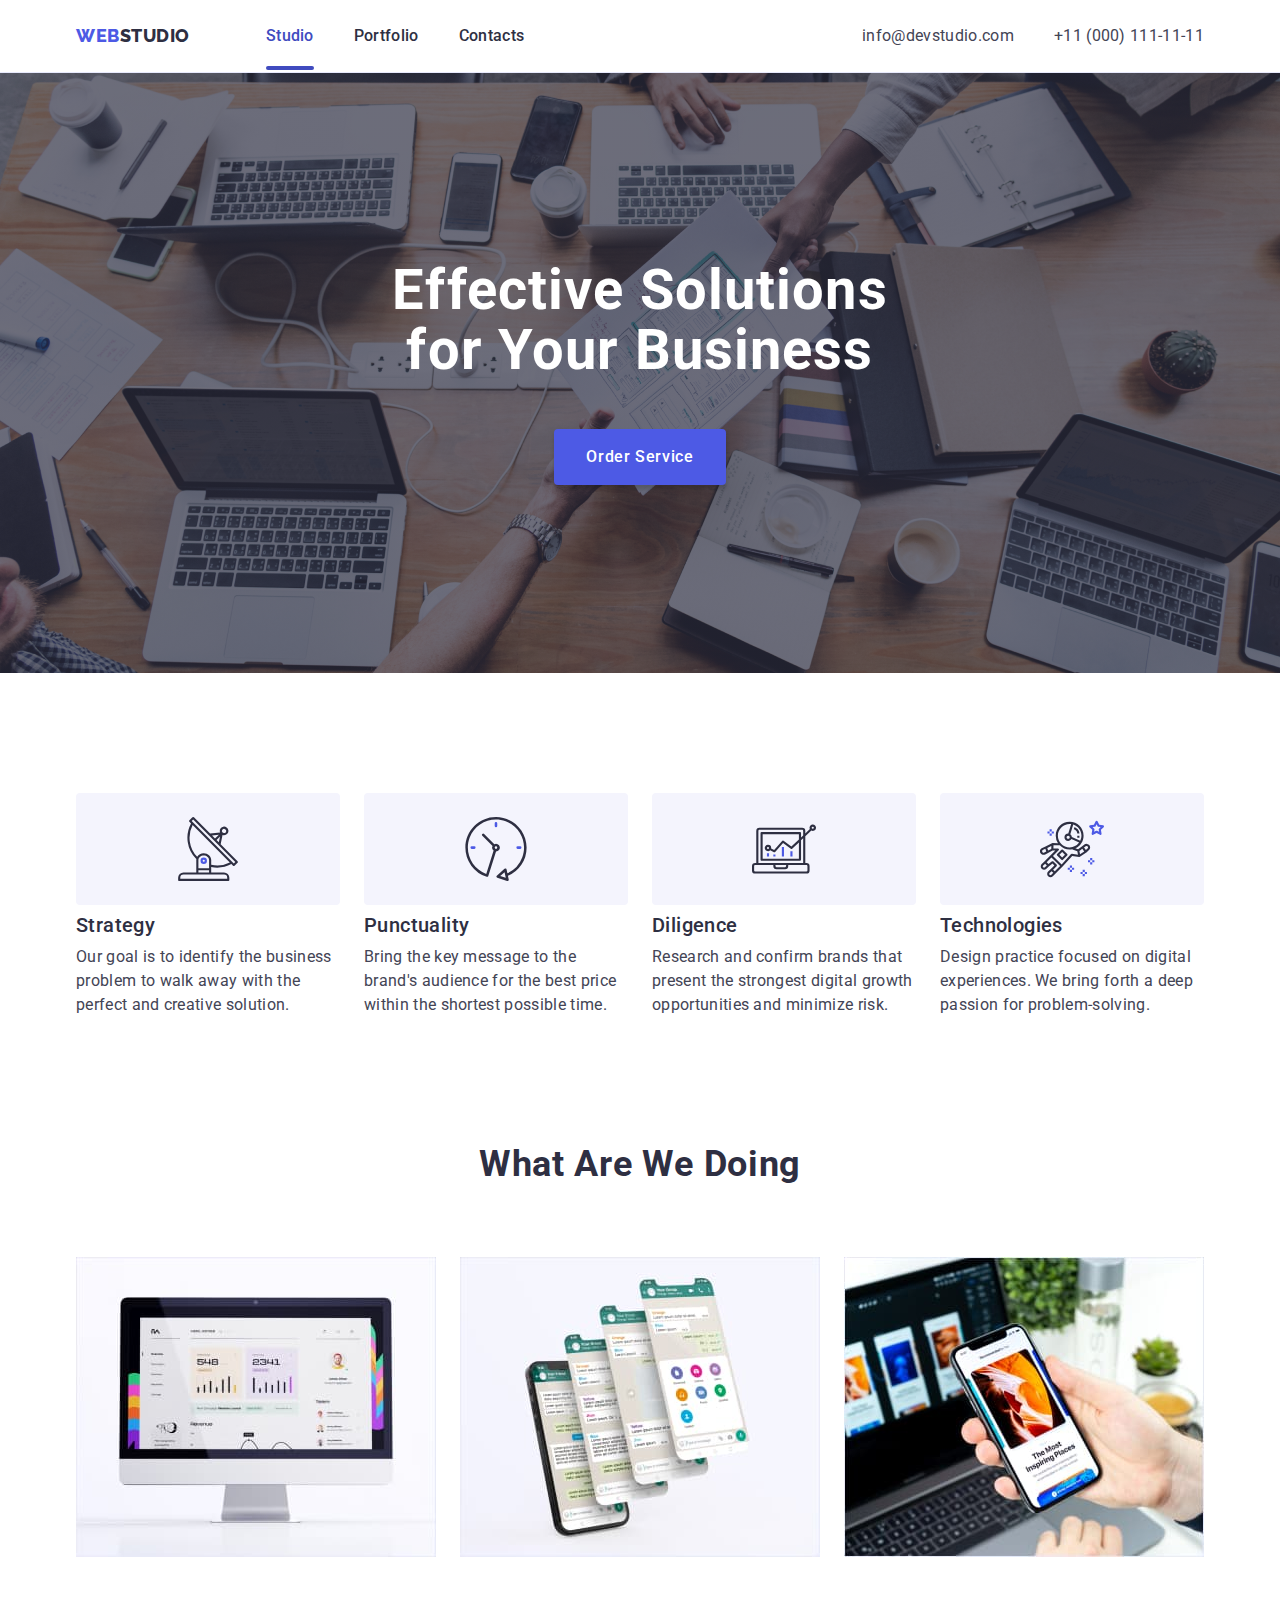
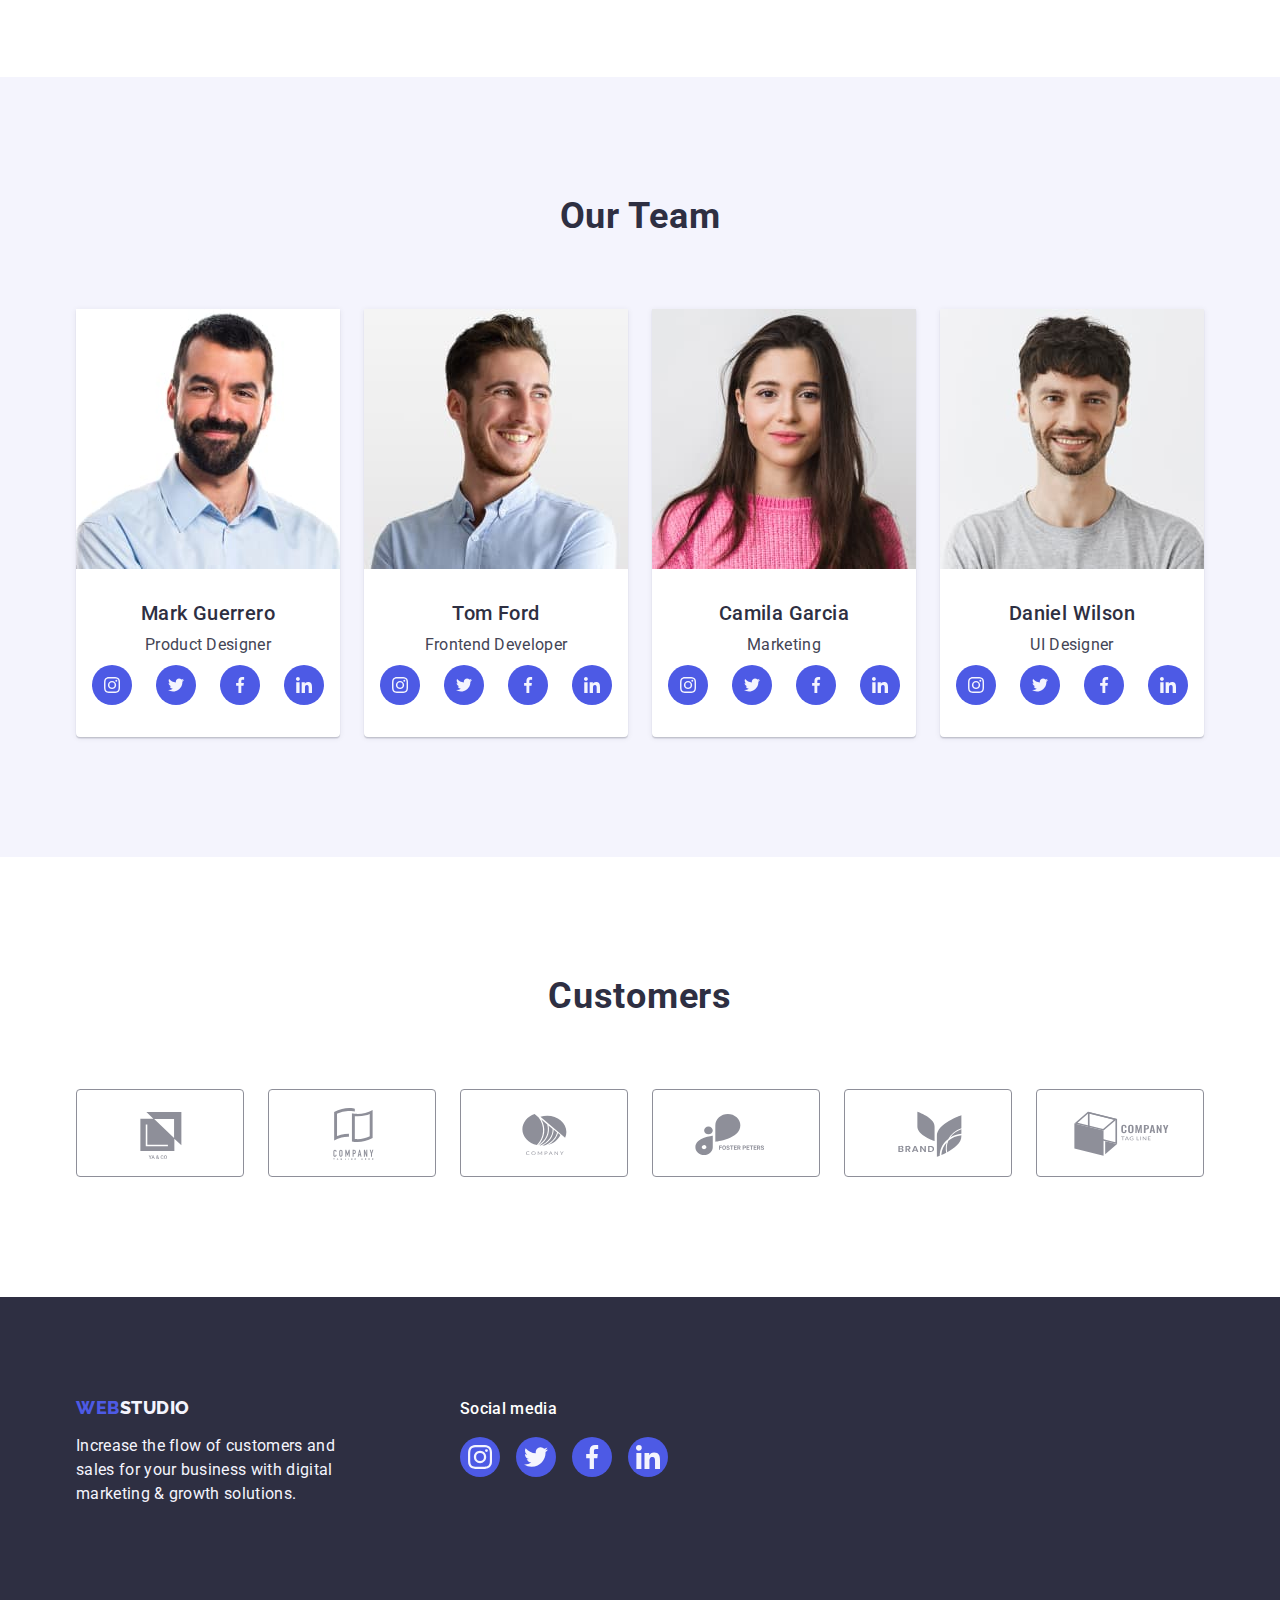
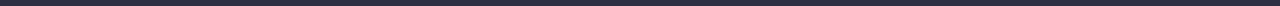
<file: index.html>
<!DOCTYPE html>
<html lang="en">
<head>
	<meta charset="UTF-8">
	<meta http-equiv="X-UA-Compatible" content="IE=edge">
	<meta name="viewport" content="width=device-width, initial-scale=1.0">
	<title>studio</title>
	<link rel="preconnect" href="https://fonts.googleapis.com">
<link rel="preconnect" href="https://fonts.gstatic.com" crossorigin>
<link href="https://fonts.googleapis.com/css2?family=Raleway:wght@700;800&family=Roboto:wght@400;500;700&display=swap" rel="stylesheet">
<link rel="stylesheet" href="https://cdn.jsdelivr.net/npm/modern-normalize@1.1.0/modern-normalize.min.css">
<link rel="stylesheet" href="./css/style.css">
</head>
<body>
	<header class="page-header-content">
		<div class="container page-header-conteiner">
<!-- ==================MENUNAV================================== -->
		<nav class="page-nav">
		<a class="logo link" href="./index.html">Web<span class="header-logo">Studio</span></a>
		<ul class="menu-item-list list">
			<li class="menu-item">
				<a class="menu-link current link" href="./index.html">Studio</a>
			</li>
			<li class="menu-item">
				<a class="menu-link link" href="./portfolio.html">Portfolio</a>
			</li>
			<li class="menu-item">
				<a class="menu-link link" href="">Contacts</a>
			</li>
		</ul>
		</nav>
<!--==========ADDRESS-INFORM=============================== -->
	<address class="address">
			<ul class="address-list list">
				<li class="menu-contacts email-contacts">
					<a class="contacts-information-link link" href="mailto:info@devstudio.com">info@devstudio.com</a>
				</li>
				<li class="menu-contacts">
					<a class="contacts-information-link link" href="tel:+110001111111">+11 (000) 111-11-11</a>
				</li>
			</ul>
	</address>
	</div>
	</header>
<!-- ===============MENUNAV================================== -->
<!-- ===============HERO=================================== -->
	<main>
		<section class="hero">
			<div class="container hero-conteiner">
			<h1 class="main-title">Effective Solutions for Your Business</h1>
			<button class="hero-button color-btn" type="button" data-modal-open>Order Service</button>
		</div>
		</section>
<!-- ==============HERO=================================== -->

<!-- =============ABOUT==================================== -->

		<section class="about-section">
			<div class="container">
			<h2 class="hidden-header" hidden>about</h2>
			<ul class="list-about list">
				<li class="menu-discription-about">
					<div class="icon-container-about">
					<svg class="icon-discription-about" width="64" height="64" aria-label="іконка-антени">
						<use href="./images/icons.svg#icon-antenna"></use>
					</svg>
				   </div>
					<h3 class="priority-about">Strategy</h3>
					<p class="detail-about">Our goal is to identify the business problem to walk away with the perfect and creative solution. </p>
				</li>
				<li class="menu-discription-about">
					<div class="icon-container-about">
					<svg class="icon-discription-about" width="64" height="64" aria-label="іконка-годинник">
						<use href="./images/icons.svg#icon-clock"></use>
					</svg>
				   </div>
					<h3 class="priority-about">Punctuality</h3>
					<p class="detail-about">Bring the key message to the brand's audience for the best price within the shortest possible time.</p>
				</li>
				<li class="menu-discription-about">
					<div class="icon-container-about">
					<svg class="icon-discription-about" width="64" height="64" aria-label="іконка-діаграмма">
						<use href="./images/icons.svg#icon-diagram"></use>
					</svg>
				   </div>
					<h3 class="priority-about">Diligence</h3>
					<p class="detail-about">Research and confirm brands that present the strongest digital growth opportunities and minimize risk.</p>
				</li>
				<li class="menu-discription-about">
					<div class="icon-container-about">
					<svg class="icon-discription-about" width="64" height="64" aria-label="іконка-астронавт">
						<use href="./images/icons.svg#icon-astronaut"></use>
					</svg>
				   </div>
					<h3 class="priority-about">Technologies</h3>
					<p class="detail-about">Design practice focused on digital experiences. We bring forth a deep passion for problem-solving.</p>
				</li>
			</ul>
		</div>
			</section>
<!-- ==============ABOUT========================================= -->
<!--===============WORK========================================= -->

			<section class="section-work">
				<div class="container">
				<h2 class="subtitle-work">What are we doing</h2>
				<ul class="menu-work-list list">
					<li class="galary-work-list list">
						<img src="./images/works/computer1.jpg" alt="computer1" width="360">
					</li>
					<li class="galary-work-list list">
						<img src="./images/works/pages2.jpg" alt="pages2" width="360">
					</li>
					<li class="galary-work-list list">
						<img src="./images/works/phone3.jpg" alt="phone3" width="360">
					</li>
				</ul>
			</div>
			</section>
		
<!-- ===============WORK============================================== -->
<!-- ==============TEAM=============================================== -->
<section class="ourteam-section">
	<div class="container">
		<h2 class="subtitle-ourteam">Our Team</h2>
			<ul class="menu-ourteam list"> 
				<li class="galary-ourteam list">
					<img src="./images/team/mark-guerrero.jpg" alt="mark-guerrero" width="264">
					<div class="emploer-conteiner">
					<h3 class="emploer">Mark Guerrero</h3>
					<p class="position-emploer">Product Designer</p>
					<ul class="social-item-list">
						<li class="social-menu-list list">
							<a href="#" class="social-list-link">
								<svg class="social-list-icon" width="16" height="16" aria-label="іконка-інстаграм">
									<use href="./images/icons.svg#icon-instagram"></use>
								</svg>
							</a>
						</li>
						<li class="social-menu-list list">
							<a href="#" class="social-list-link">
								<svg class="social-list-icon" width="16" height="16" aria-label="іконка-твітер">
									<use href="./images/icons.svg#icon-twitter"></use>
								</svg>
							</a>
						</li>
						<li class="social-menu-list list">
							<a href="#" class="social-list-link">
								<svg class="social-list-icon" width="16" height="16" aria-label="іконка-фейсбук">
									<use href="./images/icons.svg#icon-facebook"></use>
								</svg>
							</a>
						</li>
						<li class="social-menu-list list">
							<a href="#" class="social-list-link">
								<svg class="social-list-icon" width="16" height="16" aria-label="іконка-лінкедин">
									<use href="./images/icons.svg#icon-linkedin"></use>
								</svg>
							</a>
						</li>
					</ul>
				</div>
				</li>
				<li class="galary-ourteam list">
					<img src="./images/team/tom-ford.jpg" alt="tom-ford" width="264">
					<div class="emploer-conteiner">
					<h3 class="emploer">Tom Ford</h3>
					<p class="position-emploer">Frontend Developer</p>
					<ul class="social-item-list">
						<li class="social-menu-list list">
							<a href="#" class="social-list-link">
								<svg class="social-list-icon" width="16" height="16" aria-label="іконка-інстаграм">
									<use href="./images/icons.svg#icon-instagram"></use>
								</svg>
							</a>
						</li>
						<li class="social-menu-list list">
							<a href="#" class="social-list-link">
								<svg class="social-list-icon" width="16" height="16" aria-label="іконка-твітер">
									<use href="./images/icons.svg#icon-twitter"></use>
								</svg>
							</a>
						</li>
						<li class="social-menu-list list">
							<a href="#" class="social-list-link">
								<svg class="social-list-icon" width="16" height="16" aria-label="іконка-фейсбук">
									<use href="./images/icons.svg#icon-facebook"></use>
								</svg>
							</a>
						</li>
						<li class="social-menu-list list">
							<a href="#" class="social-list-link">
								<svg class="social-list-icon" width="16" height="16" aria-label="іконка-лінкедин">
									<use href="./images/icons.svg#icon-linkedin"></use>
								</svg>
							</a>
						</li>
					</ul>
				</div>
				</li>
				<li class="galary-ourteam list">
					<img src="./images/team/camila-garcia.jpg" alt="camila-garcia" width="264">
					<div class="emploer-conteiner">
					<h3 class="emploer">Camila Garcia</h3>
					<p class="position-emploer">Marketing</p>
					<ul class="social-item-list">
						<li class="social-menu-list list">
							<a href="" class="social-list-link">
								<svg class="social-list-icon" width="16" height="16" aria-label="іконка-інстаграм">
									<use href="./images/icons.svg#icon-instagram"></use>
								</svg>
							</a>
						</li>
						<li class="social-menu-list list">
							<a href="" class="social-list-link">
								<svg class="social-list-icon" width="16" height="16" aria-label="іконка-твітер">
									<use href="./images/icons.svg#icon-twitter"></use>
								</svg>
							</a>
						</li>
						<li class="social-menu-list list">
							<a href="" class="social-list-link">
								<svg class="social-list-icon" width="16" height="16" aria-label="іконка-фейсбук">
									<use href="./images/icons.svg#icon-facebook"></use>
								</svg>
							</a>
						</li>
						<li class="social-menu-list list">
							<a href="" class="social-list-link">
								<svg class="social-list-icon" width="16" height="16" aria-label="іконка-лінкедин">
									<use href="./images/icons.svg#icon-linkedin"></use>
								</svg>
							</a>
						</li>
					</ul>
				</div>
				</li>
				<li class="galary-ourteam list">
					<img src="./images/team/daniel-wilson.jpg" alt="daniel-wilson" width="264">
					<div class="emploer-conteiner">
					<h3 class="emploer">Daniel Wilson</h3>
					<p class="position-emploer">UI Designer</p>
					<ul class="social-item-list">
						<li class="social-menu-list list">
							<a href="" class="social-list-link">
								<svg class="social-list-icon" width="16" height="16" aria-label="іконка-інстаграм">
									<use href="./images/icons.svg#icon-instagram"></use>
								</svg>
							</a>
						</li>
						<li class="social-menu-list list">
							<a href="" class="social-list-link">
								<svg class="social-list-icon" width="16" height="16" aria-label="іконка-твітер">
									<use href="./images/icons.svg#icon-twitter"></use>
								</svg>
							</a>
						</li>
						<li class="social-menu-list list">
							<a href="" class="social-list-link">
								<svg class="social-list-icon" width="16" height="16" aria-label="іконка-фейсбук">
									<use href="./images/icons.svg#icon-facebook"></use>
								</svg>
							</a>
						</li>
						<li class="social-menu-list list">
							<a href="" class="social-list-link">
								<svg class="social-list-icon" width="16" height="16" aria-label="іконка-лінкедин">
									<use href="./images/icons.svg#icon-linkedin"></use>
								</svg>
							</a>
						</li>
					</ul>
				</div>
				</li>
			</ul>
	</div>
</section>
<!-- ================TEAM============================================ -->

<!--==============CUSTOMERS=====================================  -->
<section class="section-customers">
<div class="container customers-container">
	<h2 class="subtitle-customers">Customers</h2>
	<ul class="customers-item list">
		<li class="customers-menu">
			<a class="customers-link link" href="">
				<svg class="customers-icon" width="104" height="56" aria-label="">
					<use href="./images/icons.svg#icon-logo-1"></use>
				</svg>
			</a>
		</li>
		<li class="customers-menu">
			<a class="customers-link link" href="">
				<svg class="customers-icon" width="104" height="56" aria-label="">
					<use href="./images/icons.svg#icon-logo-2"></use>
				</svg>
			</a>
		</li>
		<li class="customers-menu">
			<a class="customers-link link" href="">
				<svg class="customers-icon" width="104" height="56" aria-label="">
					<use href="./images/icons.svg#icon-logo-3"></use>
				</svg>
			</a>
		</li>
		<li class="customers-menu">
			<a class="customers-link link" href="">
				<svg class="customers-icon" width="104" height="56" aria-label="">
					<use href="./images/icons.svg#icon-logo-4"></use>
				</svg>
			</a>
		</li>
		<li class="customers-menu">
			<a class="customers-link link" href="">
			<svg class="customers-icon" width="104" height="56" aria-label="">
				<use href="./images/icons.svg#icon-logo-5"></use>
			</svg>
		</a>
		</li>
		<li class="customers-menu">
			<a class="customers-link link" href="">
			<svg class="customers-icon" width="104" height="56" aria-label="">
				<use href="./images/icons.svg#icon-logo-6"></use>
			</svg>
		</a>
		</li>
	</ul>
</div>
</section>
</main>
<!-- ================FOOTER==========================-->
<footer class="footer-title">
 <div class="container all-footer-container">
	<div class="footer-section">
		<a class="footer-link logo link" href="./index.html">Web<span class="footer-logo">Studio</span></a>
		<p class="fotter-discription">Increase the flow of customers and sales for your business with digital marketing & growth solutions.</p>
	</div>

 <!-- =============SOCIAL-MEDIA=================== -->
	<div class="footer-social-container">
	<p class="social-media">Social media</p>
	<ul class="footer-item-icon list">
		<li class="footer-list-icon">
			<a class="footer-link-icon" href="">
				<svg class="footer-social-icon" width="24" height="24" aria-label="іконка-інстаграм">
					<use href="./images/icons.svg#icon-instagram"></use>
				</svg>
			</a>
		</li>
		<li class="footer-list-icon">
			<a class="footer-link-icon" href="">
				<svg class="footer-social-icon" width="24" height="24" aria-label="іконка-твітер">
					<use href="./images/icons.svg#icon-twitter"></use>
				</svg>
			</a>
		</li>
		<li class="footer-list-icon">
			<a class="footer-link-icon" href="">
				<svg class="footer-social-icon" width="24" height="24" aria-label="іконка-фейсбук">
					<use href="./images/icons.svg#icon-facebook"></use>
				</svg>
			</a>
		</li>
		<li class="footer-list-icon">
			<a class="footer-link-icon" href="">
				<svg class="footer-social-icon" width="24" height="24" aria-label="іконка-лінкедин">
					<use href="./images/icons.svg#icon-linkedin"></use>
				</svg>
			</a>
		</li>
	</ul>
 </div>
</div>
	</footer>
	<div class="backdrop is-hidden" data-modal>
		<div class="modal">
			<button type="button" class="modal-close-btn" data-modal-close>
				<svg class="modal-close-icon" width="8" height="8">
					<use href="./images/icons.svg#icon-close"></use>
				</svg>
			</button>
		</div>
	</div>
	<script src="./js/modal.js"></script>
</body>
</html>
</file>
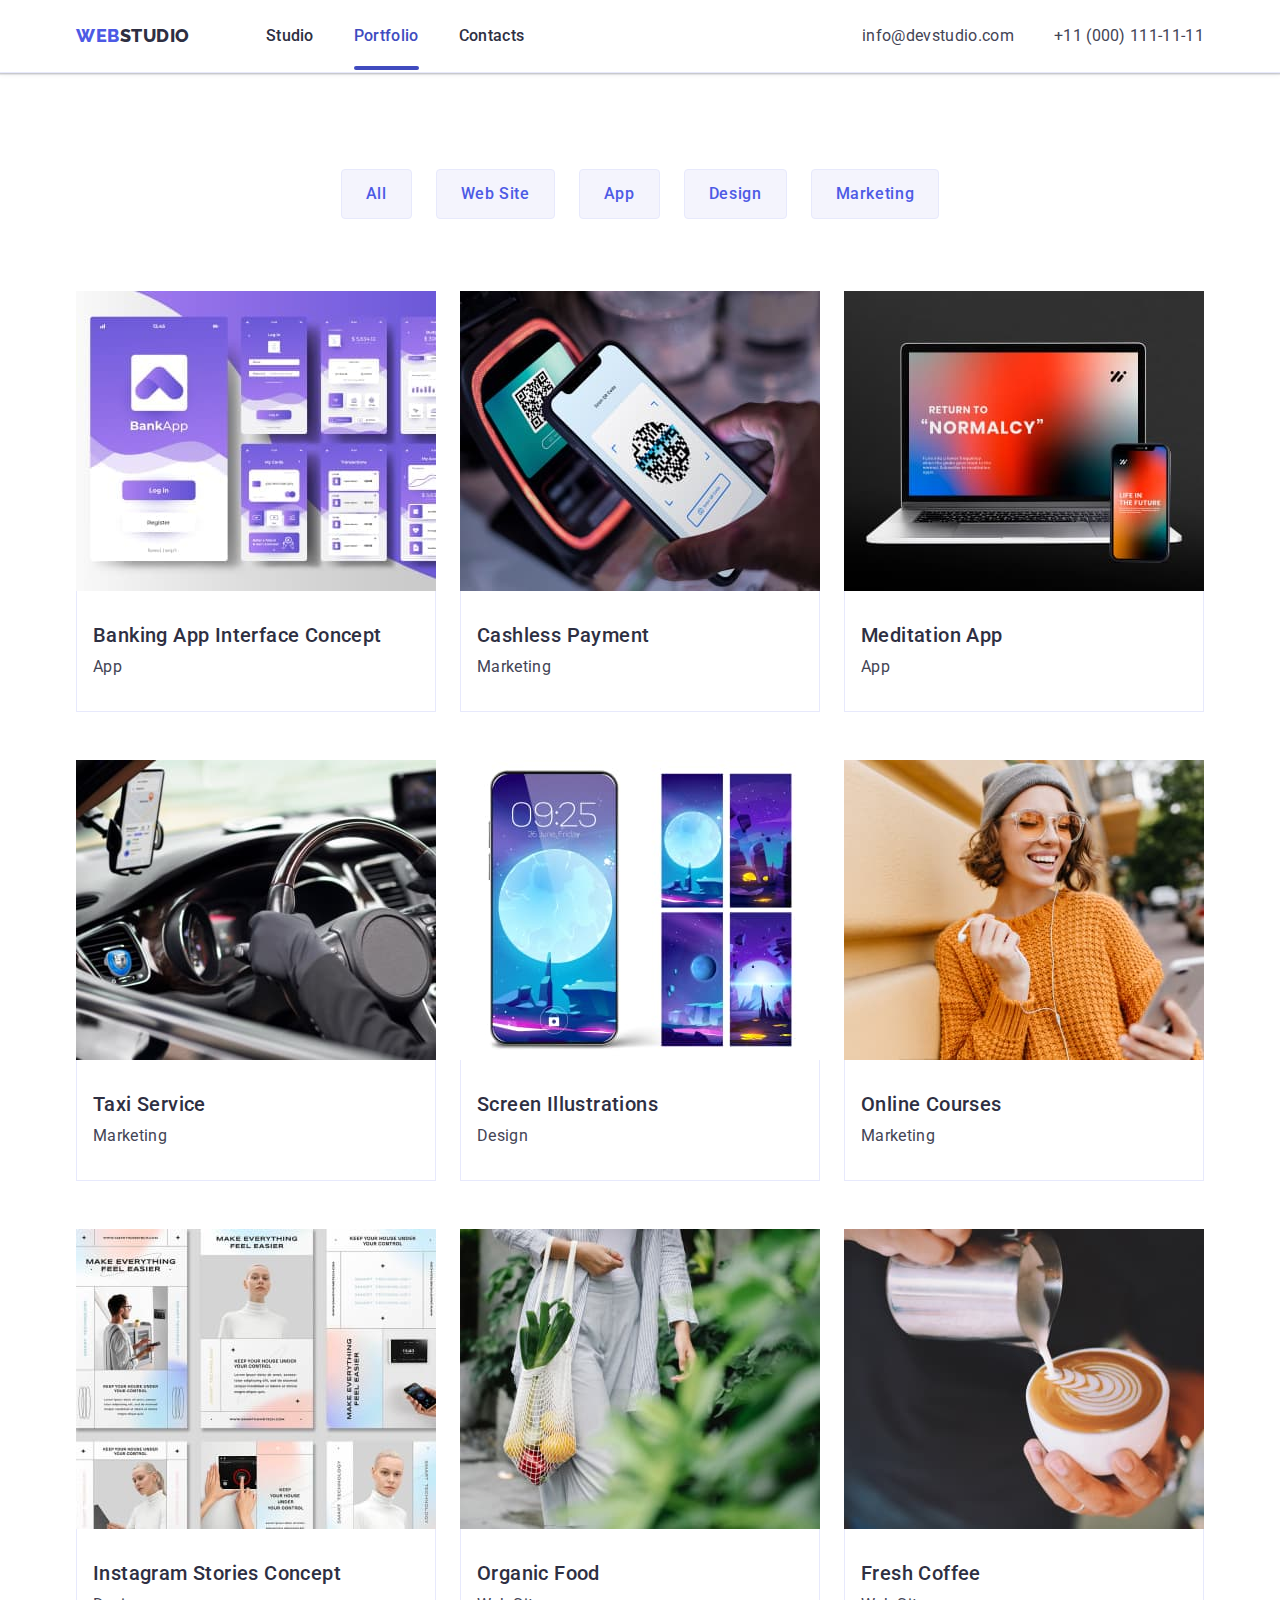
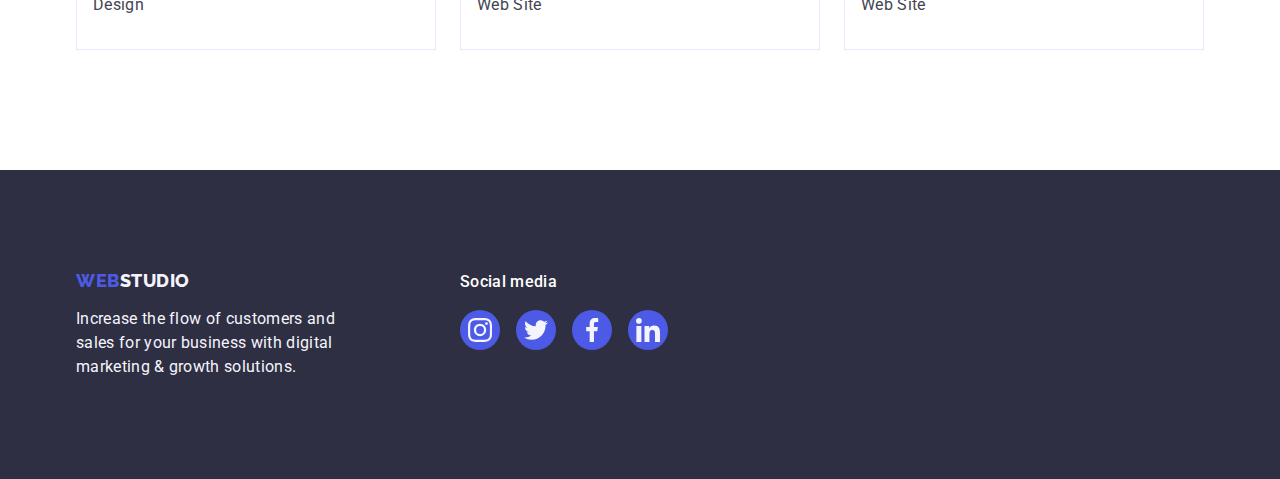
<file: portfolio.html>
<!DOCTYPE html>
<html lang="en">
<head>
	<meta charset="UTF-8">
	<meta http-equiv="X-UA-Compatible" content="IE=edge">
	<meta name="viewport" content="width=device-width, initial-scale=1.0">
	<title>portfolio</title>
	<link rel="preconnect" href="https://fonts.googleapis.com">
<link rel="preconnect" href="https://fonts.gstatic.com" crossorigin>
<link href="https://fonts.googleapis.com/css2?family=Raleway:wght@700;800&family=Roboto:wght@400;500;700&display=swap" rel="stylesheet">
<link rel="stylesheet" href="https://cdn.jsdelivr.net/npm/modern-normalize@1.1.0/modern-normalize.min.css">
<link rel="stylesheet" href="./css/style.css">
<body>
	<header class="page-header-content">
		<div class="container page-header-conteiner">
<!-- ===============MENUNAV======================= -->
		<nav class="page-nav">
			<a class="logo link" href="./portfolio.html">Web<span class="header-logo">Studio</span></a>
			<ul class="menu-item-list list">
				<li class="menu-item">
					<a class="menu-link link" href="./index.html">Studio</a>
				</li>
				<li class="menu-item">
					<a class="menu-link current link" href="./portfolio.html">Portfolio</a>
				</li>
				<li class="menu-item">
					<a class="menu-link link" href="">Contacts</a>
				</li>
			</ul>
			</nav>
<!-- =================MENUNAV================================= -->

<!-- ==============ADDRESS-INFORM============================ -->
			<address class="address">
				<ul class="address-list list">
					<li class="menu-contacts email-contacts">
						<a class="contacts-information-link link" href="mailto:info@devstudio.com">info@devstudio.com</a>
					</li>
					<li class="menu-contacts">
						<a class="contacts-information-link link" href="tel:+110001111111">+11 (000) 111-11-11</a>
					</li>
				</ul>
			</address>
		</div>
	</header>
<!-- ==============ADDRESS-INFORM========================== -->
<!-- =============ALL-SERVISES============================= -->
	<main>
<section class="galary">
	<div class="container">
	<h1 class="hidden-header" hidden>Galery</h1>
	<ul class="button-list list">
		<li class="galary-menu"><button class="galary-button" type="button">All</button>
		</li>
		<li class="galary-menu"><button class="galary-button" type="button">Web Site</button>
		</li>
		<li class="galary-menu"><button class="galary-button" type="button">App</button>
		</li>
		<li class="galary-menu"><button class="galary-button" type="button">Design</button>
		</li>
		<li class="galary-menu"><button class="galary-button" type="button">Marketing</button>
		</li>
	</ul>

	<ul class="servis-menu-list list">
		<li class="servis-group">
			<a class="servis-group-link link" href="">
				<div class="servis-link-wrapper">
				<img src="./images/our-servis/banking-app-1.jpg" alt="banking-app" width="360">
				<p class="overlay">14 Stylish and User-Friendly App Design Concepts · Task Manager App · Calorie Tracker App · Exotic Fruit Ecommerce App · Cloud Storage App</p>
			   </div>
				<div class="servise-group-conteiner">
				<h2 class="servis-group-discription">Banking App Interface Concept</h2>
				<p class="servise-direction">App</p>
			</div>
			</a>
		</li>
		<li class="servis-group">
			<a class="servis-group-link link" href="">
				<div class="servis-link-wrapper">
				<img src="./images/our-servis/cashless-payment-2.jpg" alt="cashless-payment" width="360">
				<p class="overlay">14 Stylish and User-Friendly App Design Concepts · Task Manager App · Calorie Tracker App · Exotic Fruit Ecommerce App · Cloud Storage App</p>
			   </div>
				<div class="servise-group-conteiner">
				<h2 class="servis-group-discription">Cashless Payment</h2>
				<p class="servise-direction">Marketing</p>
			</div>
			</a>
		</li>
		<li class="servis-group">
			<a class="servis-group-link link" href="">
				<div class="servis-link-wrapper">
				<img src="./images/our-servis/maditation-app-3.jpg" alt="maditation-app" width="360">
				<p class="overlay">14 Stylish and User-Friendly App Design Concepts · Task Manager App · Calorie Tracker App · Exotic Fruit Ecommerce App · Cloud Storage App</p>
			   </div>
				<div class="servise-group-conteiner">
				<h2 class="servis-group-discription">Meditation App</h2>
				<p class="servise-direction">App</p>
			</div>
			</a>
		</li>
		<li class="servis-group">
			<a class="servis-group-link link" href="">
				<div class="servis-link-wrapper">
				<img src="./images/our-servis/taxi-servise-4.jpg" alt="taxi-servise" width="360">
				<p class="overlay">14 Stylish and User-Friendly App Design Concepts · Task Manager App · Calorie Tracker App · Exotic Fruit Ecommerce App · Cloud Storage App</p>
			   </div>
				<div class="servise-group-conteiner">
				<h2 class="servis-group-discription">Taxi Service</h2>
				<p class="servise-direction">Marketing</p>
			</div>
			</a>
		</li>
		<li class="servis-group">
			<a class="servis-group-link link" href="">
				<div class="servis-link-wrapper">
				<img src="./images/our-servis/screen-illustrations-5.jpg" alt="screen-illustrations" width="360">
				<p class="overlay">14 Stylish and User-Friendly App Design Concepts · Task Manager App · Calorie Tracker App · Exotic Fruit Ecommerce App · Cloud Storage App</p>
			   </div>
				<div class="servise-group-conteiner">
				<h2 class="servis-group-discription">Screen Illustrations</h2>
				<p class="servise-direction">Design</p>
			</div>
			</a>
		</li>
		<li class="servis-group">
			<a class="servis-group-link link" href="">
				<div class="servis-link-wrapper">
				<img src="./images/our-servis/online-courses-6.jpg" alt="online-courses" width="360">
				<p class="overlay">14 Stylish and User-Friendly App Design Concepts · Task Manager App · Calorie Tracker App · Exotic Fruit Ecommerce App · Cloud Storage App</p>
			   </div>
				<div class="servise-group-conteiner">
				<h2 class="servis-group-discription">Online Courses</h2>
				<p class="servise-direction">Marketing</p>
			</div>
			</a>	
		</li>
		<li class="servis-group">
			<a class="servis-group-link link" href="">
				<div class="servis-link-wrapper">
				<img src="./images/our-servis/instagram-concept-7.jpg" alt="instagram-concept" width="360">
				<p class="overlay">14 Stylish and User-Friendly App Design Concepts · Task Manager App · Calorie Tracker App · Exotic Fruit Ecommerce App · Cloud Storage App</p>
			   </div>
				<div class="servise-group-conteiner">
				<h2 class="servis-group-discription">Instagram Stories Concept</h2>
				<p class="servise-direction">Design</p>
			</div>
			</a>
		</li>
		<li class="servis-group">
			<a class="servis-group-link link" href="">
				<div class="servis-link-wrapper">
				<img src="./images/our-servis/organic-food-8.jpg" alt="organic-food" width="360">
				<p class="overlay">14 Stylish and User-Friendly App Design Concepts · Task Manager App · Calorie Tracker App · Exotic Fruit Ecommerce App · Cloud Storage App</p>
			   </div>
				<div class="servise-group-conteiner">
				<h2 class="servis-group-discription">Organic Food</h2>
				<p class="servise-direction">Web Site</p>
			</div>
			</a>
		</li>
		<li class="servis-group">
			<a class="servis-group-link link" href="">
				<div class="servis-link-wrapper">
				<img src="./images/our-servis/fresh-coffee-9.jpg" alt="fresh-coffee" width="360">
				<p class="overlay">14 Stylish and User-Friendly App Design Concepts · Task Manager App · Calorie Tracker App · Exotic Fruit Ecommerce App · Cloud Storage App</p>
			   </div>
				<div class="servise-group-conteiner">
				<h2 class="servis-group-discription">Fresh Coffee</h2>
				<p class="servise-direction">Web Site</p>
			</div>
			</a>
		</li>
	</ul>
</div>
</section>
</main>
<!-- ==============ALL-SERVISES===================================== -->
<!-- ==============FOOTER==========================-->
<footer class="footer-title">
<div class="container all-footer-container">
	<div class="footer-section">
		<a class="footer-link logo link" href="./index.html">Web<span class="footer-logo">Studio</span></a>
		<p class="fotter-discription">Increase the flow of customers and sales for your business with digital marketing & growth solutions.</p>
	</div>

 <!-- ===========SOCIAL-MEDIA====================== -->
 <div class="footer-social-container">
	<p class="social-media">Social media</p>
	<ul class="footer-item-icon list">
		<li class="footer-list-icon">
			<a class="footer-link-icon" href="">
				<svg class="footer-social-icon" width="24" height="24" aria-label="іконка-інстаграм">
					<use href="./images/icons.svg#icon-instagram"></use>
				</svg>
			</a>
		</li>
		<li class="footer-list-icon">
			<a class="footer-link-icon" href="">
				<svg class="footer-social-icon" width="24" height="24" aria-label="іконка-твітер">
					<use href="./images/icons.svg#icon-twitter"></use>
				</svg>
			</a>
		</li>
		<li class="footer-list-icon">
			<a class="footer-link-icon" href="">
				<svg class="footer-social-icon" width="24" height="24" aria-label="іконка-фейсбук">
					<use href="./images/icons.svg#icon-facebook"></use>
				</svg>
			</a>
		</li>
		<li class="footer-list-icon">
			<a class="footer-link-icon" href="">
				<svg class="footer-social-icon" width="24" height="24" aria-label="іконка-лінкедин">
					<use href="./images/icons.svg#icon-linkedin"></use>
				</svg>
			</a>
		</li>
	</ul>
 </div>
</div>
</footer>
</body>
</html>
</file>
<file: css/style.css>
:root {
--primary-font:'Roboto', sans-serif;
--secondary-font: 'Raleway', sans-serif;
--primary-text-color-teme-light:#2E2F42;
--primary-text-color-teme-dark:#FFFFFF;
--secondary-text-color-teme-light:#434455;
--secondary-text-color-teme-dark:#F4F4FD;
--menu-link-color:#404bbf;
--dark-color-backgraund:#2E2F42;
--secondary-color-bacground:#F4F4FD;
--third-color-background:#FFFFFF;
--accent-color:#4D5AE5;
--footer-social-hover:#31D0AA;
--color-icons:#8E8F99;
--color-modal-btn:#E7E9FC;
--background-color-modal-window:#FCFCFC;
--transition: 250ms cubic-bezier(0.4, 0, 0.2, 1);

}

.list {
	list-style: none;
}
.link {
	text-decoration: none;
}

h1,
h2,
h3,
h4,
p{
margin-top: 0;
margin-bottom: 0;
}

ul,
ol{
	margin-top: 0;
	margin-bottom: 0;
	padding-left: 0;
}
img{
	display: block;
	max-width: 100%;
	height: auto;
}

button{
	cursor: pointer;
}

body {
	font-family: var(--primary-font);
	color: var(--primary-text-color-teme-light);
	color: var(--secondary-text-color-teme-light);
	background-color: var(--third-color-background);
}

/* ===========COMPONENTS======================== */
.logo{
margin-right: 76px;
font-family: var(--secondary-font);
font-weight: 800;
font-size: 18px;
line-height: 1.17;
letter-spacing: 0.03em;
text-transform: uppercase;
color: var(--accent-color);



}
.container{
width: 1158px;
margin-left: auto;
margin-right: auto;
padding-left: 15px;
padding-right: 15px;

}

/* ================COMPONENTS==================== */

/* ================HEADER======================= */
.page-header-content{
	padding-top: 24px;
	padding-bottom: 24px;
	border-bottom: 1px solid #E7E9FC;
	box-shadow: 0px 2px 1px rgba(46, 47, 66, 0.08), 0px 1px 1px rgba(46, 47, 66, 0.16), 0px 1px 6px rgba(46, 47, 66, 0.08);
}
.page-header-conteiner{
	width: 1158px;
	display: flex;
	align-items: center;
}

.page-nav{
	display: flex;
	align-items: center;
}

.address-list{
	display: flex;
	align-items: center;
	gap: 40px;
}

.menu-item-list{
	display:flex;
	align-items: center; 
	gap: 40px;
}

.header-logo{
font-family: 'Raleway';
font-weight: 800;
font-size: 18px;
line-height: 1.17;
letter-spacing: 0.03em;
text-transform: uppercase;
color: var(--primary-text-color-teme-light);

}
.menu-link.current{
	color: #404bbf;
}
.menu-link{
	position: relative;
	padding-top: 24px;
	padding-bottom: 24px;
	font-weight: 500;
	font-size: 16px;
	line-height: 1.5;
	letter-spacing: 0.02em;
	color: var(--primary-text-color-teme-light);
	transition: color var(--transition);
	}

.current::after{
	content: "";
	display: block;
	position: absolute;
	width: 100%;
	height: 4px;
	left: 0;
	bottom:-1px;
	color: var(--menu-link-color);
	background-color: var(--menu-link-color);
	border-radius: 2px;
	/* opacity: 0; */
	}
/* .menu-link.current::after{
	color: #404bbf;
} */
	.menu-link:hover,
	.menu-link:focus,
	.menu-link:active {
	color: var(--menu-link-color);
	}
/* .menu-link:hover::after{
	opacity: 1;
	transition: color var(--transition);
} */
/* .menu-link.curent::after{
	opacity: 1;
	color: #404bbf;
	transition: color var(--transition);
} */

.address{
font-style: normal;
margin-left: auto;
}

.contacts-information-link{
font-family: var(--primary-font);
font-weight: 400;
font-size: 16px;
line-height: 1.5;
letter-spacing: 0.02em;
color: var(--secondary-text-color-teme-light);
transition: color 250ms cubic-bezier(0.4, 0, 0.2, 1);
}
.address :hover,
.address :focus,
.address :active{
	color: var(--menu-link-color);
}

/* =================HEADER======================= */

/* =================HERO======================== */
.hero {
	background-color: var(--dark-color-backgraund);
	padding-top: 188px;
	padding-bottom: 188px;


	margin: auto;
	background-image: linear-gradient(rgba(46, 47, 66, 0.7), rgba(46, 47, 66, 0.7)) ,url(../images/bg/people-office-bg.jpg);
	background-size: cover;
	background-repeat: no-repeat;
	background-position: center;
	max-width: 1440px;
}

.main-title{
display: block;
width: 496px;
max-width: 496px;
height: 120px;
margin-left: auto;
margin-right: auto;
margin-bottom: 48px;
font-weight: 700;
font-size: 56px;
line-height: 1.07;
letter-spacing: 0.02em;
text-align: center;
color: var(--primary-text-color-teme-dark);


}
.hero-button:hover,
.hero-button:focus{
	background-color: var(--menu-link-color);
}
.hero-button {
	display: block;
	padding: 16px 32px;
	margin-left: auto;
	margin-right: auto;
	min-width: 169px;
	height: 56px;
	font-family: var(--primary-font);
	font-weight: 500;
	font-size: 16px;
	line-height: 1.5;
	letter-spacing: 0.04em;
	color: var(--primary-text-color-teme-dark);
	background-color: var(--accent-color);
	border-radius: 4px;
	box-shadow: 0px 4px 4px rgba(0, 0, 0, 0.15);
	border: none;
	transition: background-color var(--transition);
	
}

/* ====================ABOUT=================== */
.about-section{
	padding-top: 120px;
	padding-bottom: 120px;

}
.menu-discription-about{
	flex-basis: calc((100%-72)/4);
}
.icon-container-about{
	display: flex;
	justify-content: center;
	align-items: center;
	margin-bottom: 8px;
	width: 264px;
	height: 112px;
	background-color: var(--secondary-color-bacground);
	border-radius: 4px;
}

.priority-about{
margin-bottom: 8px;
font-weight: 500;
font-size: 20px;
line-height: 1.2;
letter-spacing: 0.02em;


color: var(--primary-text-color-teme-light);
}
.detail-about{
font-weight: 400;
font-size: 16px;
line-height: 1.5;
letter-spacing: 0.02em;

color: var(--secondary-text-color-teme-light);
}
.list-about{
	display: flex;
	gap: 24px;
	margin-bottom: 8px;
}
/* ===================WORK===================== */
.section-work{
	padding-bottom: 120px;
}
.subtitle-work{
font-weight: 700;
font-size: 36px;
line-height: 1.11;
letter-spacing: 0.02em;
text-align: center;
text-transform: capitalize;
color: var(--primary-text-color-teme-light);
margin-bottom: 72px;
}
.menu-work-list{
	display: flex;
	gap: 24px;
	
}
.galary-work-list{
	flex-basis: calc((100%-48)/3);
}
/* ==================WORK==================== */

/* ================OURTEAM=================== */
.ourteam-section{
	background-color: var(--secondary-color-bacground);
	padding-top: 120px;
	padding-bottom: 120px;
}
.galary-ourteam{
background-color: var(--third-color-background);
flex-basis: calc((100%-72px)/4);
border-radius: 0px 0px 4px 4px;

box-shadow: 0px 1px 6px rgba(46, 47, 66, 0.08), 0px 1px 1px rgba(46, 47, 66, 0.16), 0px 2px 1px rgba(46, 47, 66, 0.08);
}
.subtitle-ourteam{
font-family: var(--primary-text-color-teme-light);
font-style: normal;
font-weight: 700;
font-size: 36px;
line-height: 1.11;

text-align: center;
letter-spacing: 0.02em;
text-transform: capitalize;

color: #2E2F42;
margin-bottom: 72px;
}
.emploer-conteiner{
padding: 32px 0 32px;

}
.emploer{
text-align: center;
margin-bottom: 8px;
font-weight: 500;
font-size: 20px;
line-height: 1.2;
letter-spacing: 0.02em;

color: var(--primary-text-color-teme-light);
}
.position-emploer{
margin-bottom: 8px;
text-align: center;
font-weight: 400;
font-size: 16px;
line-height: 1.5;
letter-spacing: 0.02em;
color: var(--secondary-text-color-teme-light);
}

.social-container{
	padding: 32px 0 32px;
}
.menu-ourteam{
	display: flex;
	gap: 24px;

}
.social-item-list{
	display: flex;
	justify-content: center;
	gap: 24px;
}
.social-list-link{
	background-color:var(--accent-color);
	display: flex;
	justify-content: center;
	align-items: center;
	width: 40px;
	height: 40px;
	border-radius: 50%;

	transition: background-color var(--transition);
}

.social-menu-list :hover,
.social-menu-list :focus {
	background-color: var(--menu-link-color);
}

.social-list-link :hover,
.social-list-link :focus {
	background-color: var(--menu-link-color);
}

.social-list-icon{
	fill: var(--secondary-text-color-teme-dark)
}


/* ==========OURTEAM========================== */

/* =========CUSTOMERS======================== */
.section-customers{
	padding-top: 120px;
	padding-bottom: 120px;
}
.subtitle-customers{
margin-bottom: 72px;

font-family: var(--primary-text-color-teme-dark);
font-style: normal;
font-weight: 700;
font-size: 36px;
line-height: 1.1;
text-align: center;
letter-spacing: 0.02em;
color: var(--primary-text-color-teme-light);
}
.customers-item{
	display: flex;
	justify-content: center;
	gap: 24px;
}
.customers-link{
	display: flex;
	justify-content: center;
	align-items: center;
	width: 168px;
	height: 88px;
	border: 1px solid var(--color-icons);
	border-radius: 4px;
	color: var(--color-icons);
	transition: border-color var(--transition), color var(--transition);
}

.customers-menu :hover,
.customers-menu :focus{
	border-color: var(--menu-link-color);
	color: var(--menu-link-color);
}

.customers-menu{
	width: calc((100%-120px)/6);
	height: 88px;
}
.customers-icon{
	fill: currentColor;
	transition: border var(--transition), color var(--transition);
}

/* ================ALLSERVISES================== */

/* ==============MENU--BUTTON=================== */


.galary-button {
padding-top: 12px;
padding-left: 24px;
padding-right: 24px;
padding-bottom: 12px;
font-family: var(--primary-font);
font-weight: 500;
font-size: 16px;
line-height: 1.5;
letter-spacing: 0.04em;

border: 1px solid #E7E9FC;
border-radius: 4px;

color: var(--accent-color);
background-color: var(--secondary-color-bacground);
transition: transform var(--transition);
transition: color 250ms var(--transition);
transition: color var(--transition), background-color var(--transition), border-color var(--transition), box-shadow var(--transition);
}
.galary-menu{
transition: color var(--transition), background-color var(--transition), border-color var(--transition), box-shadow var(--transition);
}
.galary-menu :hover,
.galary-menu :focus {
color: var(--primary-text-color-teme-dark);
background-color: var(--menu-link-color);
border: 1px solid transparent;
box-shadow: 0px 3px 1px rgba(0, 0, 0, 0.1), 0px 2px 1px rgba(0, 0, 0, 0.08), 0px 2px 2px rgba(0, 0, 0, 0.12);
}

.button-list{
	display: flex;
	justify-content:center ;
	gap: 24px;
	margin-bottom: 72px;
	transition: color var(--transition), background-color var(--transition), border-color var(--transition), box-shadow var(--transition);
}
/* =================MENU---BUTTON============== */
.galary{
	padding-top: 96px;
	padding-bottom: 120px;
}

.hidden-header{
	position: absolute;
	width: 1px;
	height: 1px;
	margin: -1px;
	border: 0;
	padding: 0;
	white-space: nowrap;
	clip-path: inset(100%);
	clip: rect(0000);
	overflow: hidden;
}
.servis-menu-list{
	display: flex;
	justify-content: space-around;

	flex-wrap: wrap;
   row-gap: 48px;
	column-gap: 24px;
}
.servis-group{
	width: calc((100%-48px)/3);
	width: 360px;
}

.servis-group-link{
	display: block;
	transition: box-shadow var(--transition);
}
.servis-link-wrapper{
	position: relative;
	overflow: hidden;

}
.overlay{
font-family:var(--primary-font);
font-style: normal;
font-weight: 400;
font-size: 16px;
line-height: 1.5;
letter-spacing: 0.02em;

color: var(--secondary-text-color-teme-dark);

	position: absolute;
	top: 0;
	left: 0;
	width: 100%;
	height: 100%;
	padding: 40px 32px;
	/* padding: 40px 32px 164px; */
	background-color: var(--accent-color);
	overflow: auto;
	transform: translateY(100%);

	transition: transform var(--transition);
}
.servis-group-link:hover .overlay,
.servis-group-link:focus .overlay{
	transform: translateY(0%);
}
.servis-group-discription{
margin-bottom: 8px;
font-weight: 500;
font-size: 20px;
line-height: 1.2;
letter-spacing: 0.02em;
color: var(--primary-text-color-teme-light);
}

.servise-direction{
font-weight: 400;
font-size: 16px;
line-height: 1.5;
letter-spacing: 0.02em;
color: var(--secondary-text-color-teme-light);
}
.servise-group-conteiner{
	padding: 32px 16px;
	width: 360px;
	border: 1px solid #E7E9FC;
	border-top: none;
	transition: var(--transition);
}

.servis-group:hover,
.servis-group:focus{
	box-shadow: 0px 1px 6px rgba(46, 47, 66, 0.08), 0px 1px 1px rgba(46, 47, 66, 0.16), 0px 2px 1px rgba(46, 47, 66, 0.08);
	}

/* ================ALLSERVISES================= */

/* =================FOOTER===================== */
.all-footer-container{
	display: flex;
	align-items: baseline;
}
.footer-section{
	display: flex;
	flex-direction: column;
	margin-right: 120px;
}

.footer-logo{
font-family: 'Raleway';
font-style: normal;
font-weight: 800;
font-size: 18px;
line-height: 1.17;
letter-spacing: 0.03em;
color: var(--secondary-text-color-teme-dark);
}

.footer-title{
	background-color: var(--dark-color-backgraund);
	padding-top: 100px;
	padding-bottom: 100px;
}

.fotter-discription{
display: block;
width: 264px;
height: 72px;
font-family: var(--primary-font);
font-weight: 400;
font-size: 16px;
line-height: 1.5;
letter-spacing: 0.02em;

color: var(--secondary-text-color-teme-dark);
}
.footer-link{
	margin-bottom: 16px;
	display: inline-block;
}
/* ================SOCIAL-MEDIA============ */
.footer-social-container{
	display: flex;
	flex-direction: column;
}
.social-media{
font-family: var(--primary-text-color-teme-dark);
font-style: normal;
font-weight: 500;
font-size: 16px;
line-height: 1.5;
letter-spacing: 0.02em;
color: var(--primary-text-color-teme-dark);
margin-bottom: 16px;
}

.footer-item-icon{
	display: flex;
	gap: 16px;


}
.footer-link-icon{
	background-color: var(--accent-color);
	display: flex;
	justify-content: center;
	align-items: center;
	width: 40px;
	height: 40px;
	border-radius: 50%;
	transition: background-color var(--transition);
}

.footer-list-icon :hover,
.footer-list-icon :focus{
	background-color: var(--footer-social-hover);
}

.footer-social-icon{
	fill: var(--secondary-color-bacground);
}

/* ================MODAL-CLOSE================== */
.backdrop{
	position: fixed;
	top: 0;
	left: 0;
	width: 100%; 
	height: 100%;
	background-color:rgba(46, 47, 66, 0.4);
	opacity: 1;
	visibility: visible;
	pointer-events: auto;
	transition: opacity var(--transition), visibility var(--transition);


}
.modal{
	position: absolute;
	top: 50%;
	left: 50%;
	transform: translate(-50%, -50%);
	width: 408px;
	min-height: 584px;
	background-color: var(--background-color-modal-window);
	box-shadow: 0px 1px 1px rgba(0, 0, 0, 0.14), 0px 1px 3px rgba(0, 0, 0, 0.12), 0px 2px 1px rgba(0, 0, 0, 0.2);
	border-radius: 4px;
	transition: transform var(--transition);
}
.modal-close-icon{
	display: flex;
	justify-content: center;
	align-items: center;
	transition:fill var(--transition);
}
.modal-close-btn{
	position:absolute;
	top:24px;
	right:24px;
	display:flex;
	align-items:center;
	justify-content:center;
	width:24px;
	height:24px;
	padding: 0;
	background-color:transparent;
	background-color: var(--color-modal-btn);
	transition: background-color var(--transition), border var(--transition);
	border:1px solid rgba(0, 0, 0, 0.1);
	border-radius:50%;
}
.modal-close-btn:hover,
.modal-close-btn:focus{
background-color: var(--menu-link-color);
fill: var(--primary-text-color-teme-dark);
border: none;
}
.modal-close-icon:hover,
.modal-close-icon:focus{
fill: var(--primary-text-color-teme-dark);
}
.is-hidden{
	opacity: 0;
	visibility: hidden;
	pointer-events: none;
}
</file>
